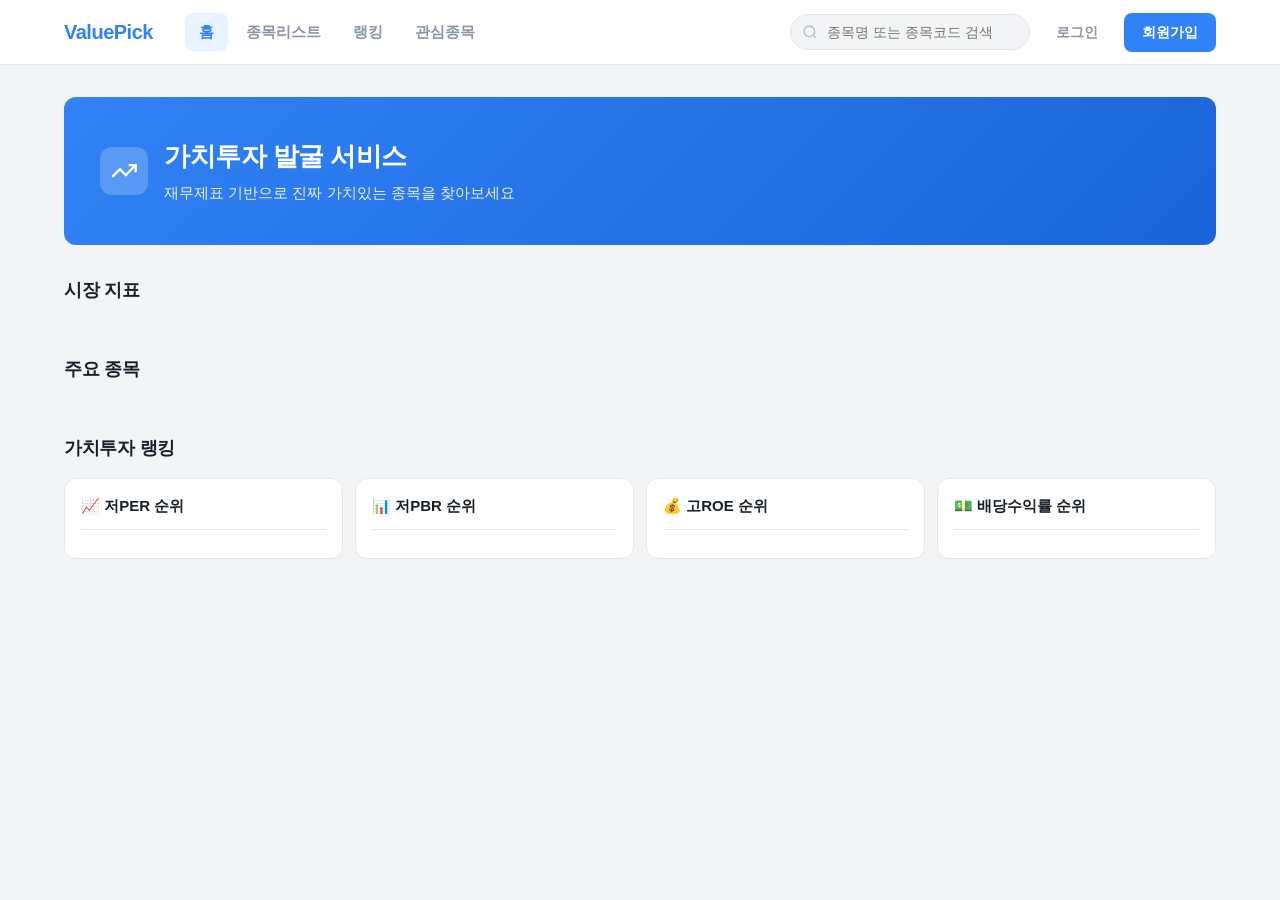
<file: front/index.html>
<!DOCTYPE html>
<html lang="ko">
<head>
  <meta charset="UTF-8" />
  <meta name="viewport" content="width=device-width, initial-scale=1.0" />
  <title>ValuePick — 가치투자 발굴 서비스</title>
  <link rel="stylesheet" href="css/common.css" />
  <link rel="stylesheet" href="css/home.css" />
</head>
<body>

<div id="header-placeholder"></div>

<main class="main">
  <section class="hero" aria-label="서비스 소개">
    <div class="hero-icon" aria-hidden="true">
      <svg width="28" height="28" fill="none" viewBox="0 0 24 24" stroke="#fff" stroke-width="2">
        <polyline points="22 7 13.5 15.5 8.5 10.5 2 17"/><polyline points="16 7 22 7 22 13"/>
      </svg>
    </div>
    <div>
      <h1>가치투자 발굴 서비스</h1>
      <p>재무제표 기반으로 진짜 가치있는 종목을 찾아보세요</p>
    </div>
  </section>

  <section class="market-section" aria-label="시장 지표">
    <h2 class="section-title">시장 지표</h2>
    <div class="market-grid" id="marketGrid"></div>
  </section>

  <section class="stocks-section" aria-label="주요 종목">
    <h2 class="section-title">주요 종목</h2>
    <div class="stocks-grid" id="stocksGrid"></div>
  </section>

  <section class="ranking-section" id="ranking" aria-label="랭킹">
    <h2 class="section-title">가치투자 랭킹</h2>
    <div class="ranking-grid">
      <div id="rankPer"></div>
      <div id="rankPbr"></div>
      <div id="rankRoe"></div>
      <div id="rankDiv"></div>
    </div>
  </section>
</main>

<script src="js/data.js"></script>
<script src="js/common.js"></script>
<script src="js/home.js"></script>
</body>
</html>
</file>
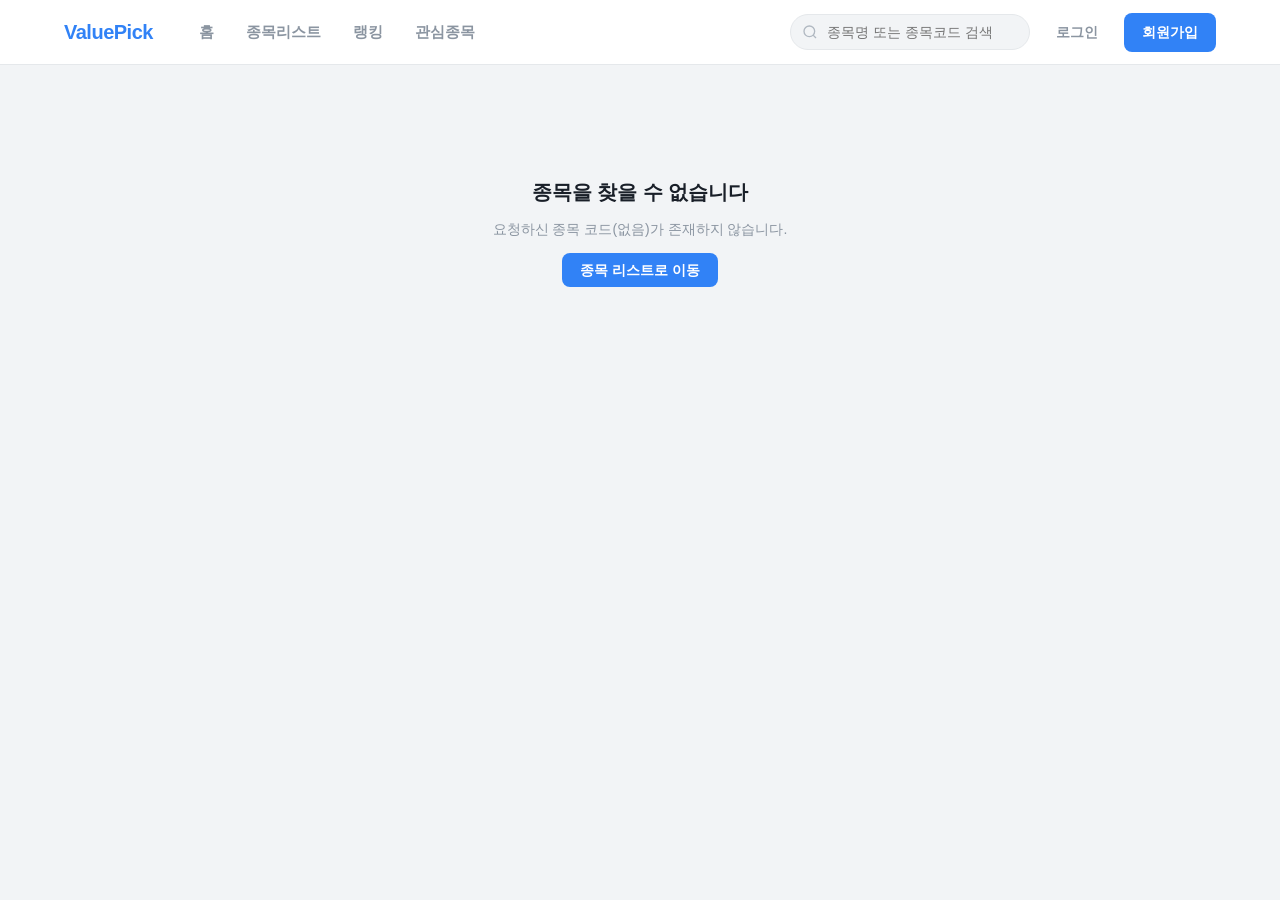
<file: front/detail.html>
<!DOCTYPE html>
<html lang="ko">
<head>
  <meta charset="UTF-8" />
  <meta name="viewport" content="width=device-width, initial-scale=1.0" />
  <title>종목 상세 — ValuePick</title>
  <link rel="stylesheet" href="css/common.css" />
  <link rel="stylesheet" href="css/detail.css" />
</head>
<body>

<div id="header-placeholder"></div>

<main class="main" id="detailMain">
  <div class="empty-state">로딩 중...</div>
</main>

<script src="js/data.js"></script>
<script src="js/common.js"></script>
<script src="js/detail.js"></script>
</body>
</html>
</file>
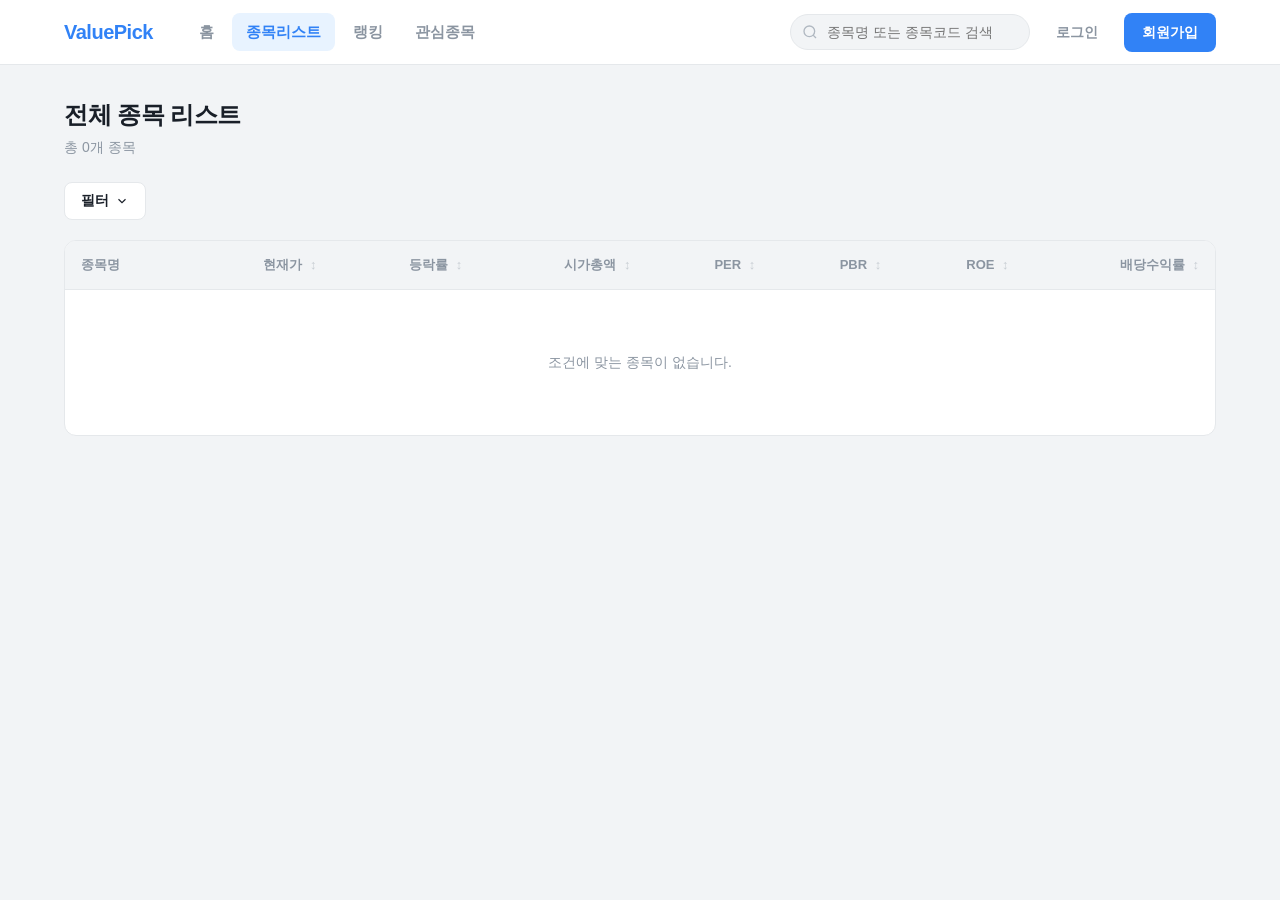
<file: front/list.html>
<!DOCTYPE html>
<html lang="ko">
<head>
  <meta charset="UTF-8" />
  <meta name="viewport" content="width=device-width, initial-scale=1.0" />
  <title>전체 종목 리스트 — ValuePick</title>
  <link rel="stylesheet" href="css/common.css" />
  <link rel="stylesheet" href="css/list.css" />
</head>
<body>

<div id="header-placeholder"></div>

<main class="main">
  <div class="page-header">
    <h1>전체 종목 리스트</h1>
    <p id="stockCount">총 8개 종목</p>
  </div>

  <div class="filter-bar">
    <button class="btn-filter" id="filterBtn" type="button">
      필터
      <svg width="14" height="14" fill="none" viewBox="0 0 24 24" stroke="currentColor" stroke-width="2"><polyline points="6 9 12 15 18 9"/></svg>
    </button>
    <button class="btn-reset-filter" id="resetFilterBtn" type="button" style="display:none">초기화</button>
  </div>

  <div class="filter-panel" id="filterPanel">
    <div class="filter-grid">
      <div class="filter-group">
        <label>PER</label>
        <div class="filter-range">
          <input type="number" id="perMin" placeholder="최소" min="0" step="0.1" />
          <span>~</span>
          <input type="number" id="perMax" placeholder="최대" min="0" step="0.1" />
        </div>
      </div>
      <div class="filter-group">
        <label>PBR</label>
        <div class="filter-range">
          <input type="number" id="pbrMin" placeholder="최소" min="0" step="0.1" />
          <span>~</span>
          <input type="number" id="pbrMax" placeholder="최대" min="0" step="0.1" />
        </div>
      </div>
      <div class="filter-group">
        <label>ROE (%)</label>
        <div class="filter-range">
          <input type="number" id="roeMin" placeholder="최소" min="0" step="0.1" />
          <span>~</span>
          <input type="number" id="roeMax" placeholder="최대" min="0" step="0.1" />
        </div>
      </div>
      <div class="filter-group">
        <label>배당수익률 (%)</label>
        <div class="filter-range">
          <input type="number" id="divMin" placeholder="최소" min="0" step="0.1" />
          <span>~</span>
          <input type="number" id="divMax" placeholder="최대" min="0" step="0.1" />
        </div>
      </div>
      <div class="filter-group">
        <label>시가총액 (억)</label>
        <div class="filter-range">
          <input type="number" id="capMin" placeholder="최소" min="0" step="1" />
          <span>~</span>
          <input type="number" id="capMax" placeholder="최대" min="0" step="1" />
        </div>
      </div>
    </div>
    <div class="filter-actions">
      <button class="btn-cancel" id="cancelFilter" type="button">닫기</button>
      <button class="btn-apply" id="applyFilter" type="button">적용</button>
    </div>
  </div>

  <div class="table-wrap">
    <table class="stock-table" aria-label="종목 목록">
      <thead>
        <tr>
          <th>종목명</th>
          <th data-sort="price">현재가 <span class="sort-icon">↕</span></th>
          <th data-sort="changeRate">등락률 <span class="sort-icon">↕</span></th>
          <th data-sort="marketCap">시가총액 <span class="sort-icon">↕</span></th>
          <th data-sort="per">PER <span class="sort-icon">↕</span></th>
          <th data-sort="pbr">PBR <span class="sort-icon">↕</span></th>
          <th data-sort="roe">ROE <span class="sort-icon">↕</span></th>
          <th data-sort="dividendYield">배당수익률 <span class="sort-icon">↕</span></th>
        </tr>
      </thead>
      <tbody id="tableBody"></tbody>
    </table>
  </div>

  <div class="card-list" id="cardList"></div>

  <div class="pagination" id="pagination"></div>
</main>

<script src="js/data.js"></script>
<script src="js/common.js"></script>
<script src="js/list.js"></script>
</body>
</html>
</file>
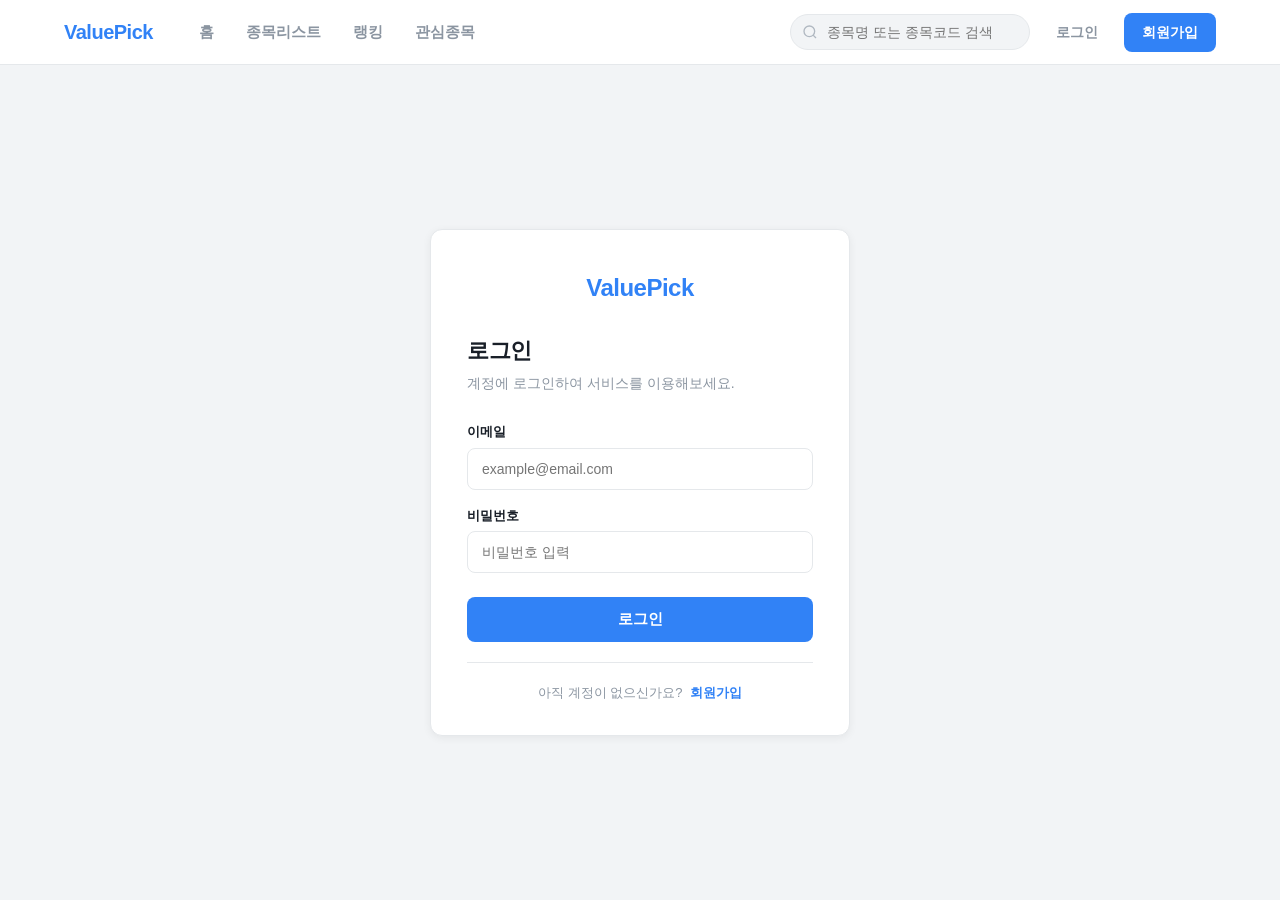
<file: front/login.html>
<!DOCTYPE html>
<html lang="ko">
<head>
  <meta charset="UTF-8" />
  <meta name="viewport" content="width=device-width, initial-scale=1.0" />
  <title>로그인 — ValuePick</title>
  <link rel="stylesheet" href="css/common.css" />
  <link rel="stylesheet" href="css/auth.css" />
</head>
<body class="auth-page" data-page="login">

<div id="header-placeholder"></div>

<div class="auth-wrap">
  <div class="auth-card">
    <div class="auth-brand">
      <a class="brand" href="index.html">ValuePick</a>
    </div>
    <h1 class="auth-title">로그인</h1>
    <p class="auth-desc">계정에 로그인하여 서비스를 이용해보세요.</p>

    <div class="alert" id="alertBox" role="alert" aria-live="polite"></div>

    <form id="loginForm" novalidate>
      <div class="form-group">
        <label class="form-label" for="email">이메일</label>
        <input class="form-input" type="email" id="email" name="email" placeholder="example@email.com" autocomplete="email" required />
      </div>
      <div class="form-group">
        <label class="form-label" for="password">비밀번호</label>
        <input class="form-input" type="password" id="password" name="password" placeholder="비밀번호 입력" autocomplete="current-password" required />
      </div>
      <button class="btn-submit" type="submit" id="submitBtn">로그인</button>
    </form>

    <div class="auth-footer">
      아직 계정이 없으신가요?
      <a href="register.html">회원가입</a>
    </div>
  </div>
</div>

<script src="js/data.js"></script>
<script src="js/common.js"></script>
<script src="js/auth.js"></script>
</body>
</html>
</file>
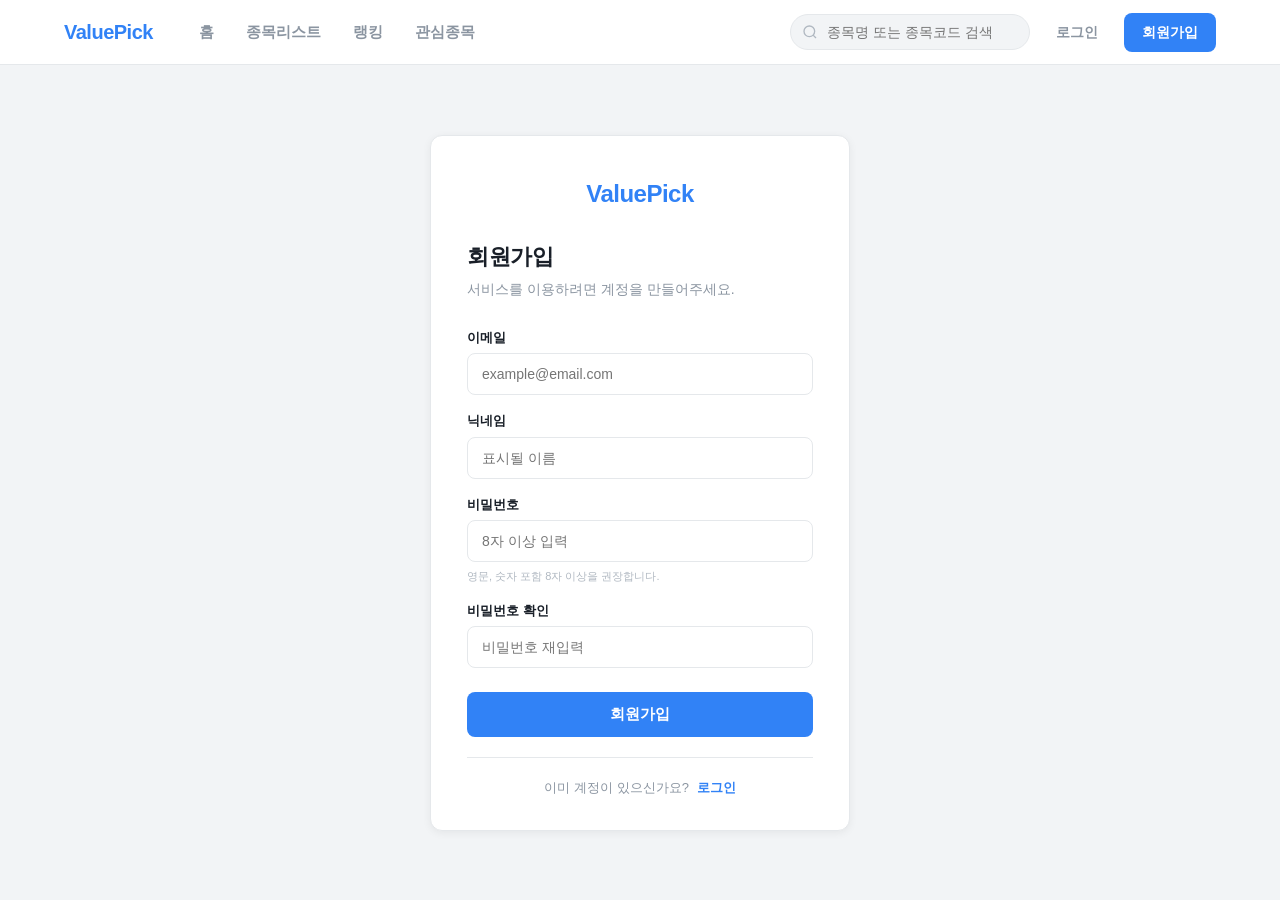
<file: front/register.html>
<!DOCTYPE html>
<html lang="ko">
<head>
  <meta charset="UTF-8" />
  <meta name="viewport" content="width=device-width, initial-scale=1.0" />
  <title>회원가입 — ValuePick</title>
  <link rel="stylesheet" href="css/common.css" />
  <link rel="stylesheet" href="css/auth.css" />
</head>
<body class="auth-page" data-page="register">

<div id="header-placeholder"></div>

<div class="auth-wrap">
  <div class="auth-card">
    <div class="auth-brand">
      <a class="brand" href="index.html">ValuePick</a>
    </div>
    <h1 class="auth-title">회원가입</h1>
    <p class="auth-desc">서비스를 이용하려면 계정을 만들어주세요.</p>

    <div class="alert" id="alertBox" role="alert" aria-live="polite"></div>

    <form id="registerForm" novalidate>
      <div class="form-group">
        <label class="form-label" for="email">이메일</label>
        <input class="form-input" type="email" id="email" name="email" placeholder="example@email.com" autocomplete="email" required />
        <span class="field-error" id="emailError" role="alert"></span>
      </div>
      <div class="form-group">
        <label class="form-label" for="nickname">닉네임</label>
        <input class="form-input" type="text" id="nickname" name="nickname" placeholder="표시될 이름" autocomplete="nickname" required />
        <span class="field-error" id="nicknameError" role="alert"></span>
      </div>
      <div class="form-group">
        <label class="form-label" for="password">비밀번호</label>
        <input class="form-input" type="password" id="password" name="password" placeholder="8자 이상 입력" autocomplete="new-password" required minlength="8" />
        <span class="password-hint">영문, 숫자 포함 8자 이상을 권장합니다.</span>
        <span class="field-error" id="passwordError" role="alert"></span>
      </div>
      <div class="form-group">
        <label class="form-label" for="passwordConfirm">비밀번호 확인</label>
        <input class="form-input" type="password" id="passwordConfirm" name="passwordConfirm" placeholder="비밀번호 재입력" autocomplete="new-password" required />
        <span class="field-error" id="passwordConfirmError" role="alert"></span>
      </div>
      <button class="btn-submit" type="submit" id="submitBtn">회원가입</button>
    </form>

    <div class="auth-footer">
      이미 계정이 있으신가요?
      <a href="login.html">로그인</a>
    </div>
  </div>
</div>

<script src="js/data.js"></script>
<script src="js/common.js"></script>
<script src="js/auth.js"></script>
</body>
</html>
</file>
<file: front/css/common.css>
/* common.css — ValuePick 공통 스타일 (Figma 디자인 기반) */

*, *::before, *::after {
  box-sizing: border-box;
  margin: 0;
  padding: 0;
}

:root {
  --primary: #3182f6;
  --primary-dark: #1b64da;
  --primary-light: #e8f3ff;
  --up: #f04452;
  --down: #3182f6;
  --bg: #f2f4f6;
  --surface: #ffffff;
  --border: #e5e8eb;
  --text-main: #191f28;
  --text-sub: #8b95a1;
  --text-muted: #b0b8c1;
  --radius: 12px;
  --radius-sm: 8px;
  --shadow: 0 2px 8px rgba(0, 0, 0, 0.06);
  --shadow-hover: 0 4px 16px rgba(0, 0, 0, 0.1);
  --header-h: 64px;
  --max-w: 1200px;
}

html {
  scroll-behavior: smooth;
}

body {
  font-family: 'Pretendard', 'Noto Sans KR', -apple-system, BlinkMacSystemFont, sans-serif;
  background: var(--bg);
  color: var(--text-main);
  font-size: 14px;
  line-height: 1.5;
  min-height: 100vh;
}

a {
  color: inherit;
  text-decoration: none;
}

button {
  font-family: inherit;
  cursor: pointer;
}

/* ── Header ── */
.header {
  background: var(--surface);
  border-bottom: 1px solid var(--border);
  position: sticky;
  top: 0;
  z-index: 100;
}

.header-inner {
  max-width: var(--max-w);
  margin: 0 auto;
  padding: 0 24px;
  height: var(--header-h);
  display: flex;
  align-items: center;
  gap: 32px;
}

.brand {
  font-size: 20px;
  font-weight: 800;
  color: var(--primary);
  letter-spacing: -0.5px;
  flex-shrink: 0;
}

.nav {
  display: flex;
  gap: 4px;
}

.nav-link {
  padding: 8px 14px;
  border-radius: var(--radius-sm);
  font-size: 15px;
  font-weight: 600;
  color: var(--text-sub);
  transition: color 0.15s, background 0.15s;
}

.nav-link:hover {
  color: var(--text-main);
  background: var(--bg);
}

.nav-link.active {
  color: var(--primary);
  background: var(--primary-light);
}

.header-right {
  margin-left: auto;
  display: flex;
  align-items: center;
  gap: 12px;
}

.search-wrap {
  position: relative;
  display: flex;
  align-items: center;
}

.search-wrap svg {
  position: absolute;
  left: 12px;
  color: var(--text-muted);
  pointer-events: none;
}

.search-input {
  width: 240px;
  padding: 9px 12px 9px 36px;
  border: 1px solid var(--border);
  border-radius: 20px;
  font-size: 14px;
  outline: none;
  background: var(--bg);
  transition: border-color 0.15s, box-shadow 0.15s;
}

.search-input:focus {
  border-color: var(--primary);
  box-shadow: 0 0 0 3px rgba(49, 130, 246, 0.12);
  background: var(--surface);
}

.btn-text {
  padding: 8px 14px;
  border: none;
  background: none;
  font-size: 14px;
  font-weight: 600;
  color: var(--text-sub);
  border-radius: var(--radius-sm);
  transition: color 0.15s, background 0.15s;
}

.btn-text:hover {
  color: var(--text-main);
  background: var(--bg);
}

.btn-primary {
  padding: 9px 18px;
  background: var(--primary);
  color: #fff;
  border: none;
  border-radius: var(--radius-sm);
  font-size: 14px;
  font-weight: 700;
  transition: background 0.15s;
}

.btn-primary:hover {
  background: var(--primary-dark);
}

/* ── Main ── */
.main {
  max-width: var(--max-w);
  margin: 0 auto;
  padding: 32px 24px 64px;
}

/* ── Section ── */
.section-title {
  font-size: 18px;
  font-weight: 700;
  color: var(--text-main);
  margin-bottom: 16px;
  letter-spacing: -0.3px;
}

/* ── Stock card (shared) ── */
.stock-card {
  background: var(--surface);
  border: 1px solid var(--border);
  border-radius: var(--radius);
  padding: 20px;
  cursor: pointer;
  transition: box-shadow 0.2s, border-color 0.2s, transform 0.15s;
}

.stock-card:hover {
  box-shadow: var(--shadow-hover);
  border-color: #d1d6db;
  transform: translateY(-1px);
}

.stock-card-header {
  display: flex;
  justify-content: space-between;
  align-items: flex-start;
  margin-bottom: 16px;
}

.stock-name {
  font-size: 16px;
  font-weight: 700;
  color: var(--text-main);
  margin-bottom: 2px;
}

.stock-code {
  font-size: 13px;
  color: var(--text-sub);
}

.stock-price-wrap {
  text-align: right;
}

.stock-price {
  font-size: 16px;
  font-weight: 700;
}

.stock-change {
  font-size: 13px;
  font-weight: 600;
}

.stock-change.up { color: var(--up); }
.stock-change.down { color: var(--down); }

.stock-metrics {
  display: grid;
  grid-template-columns: repeat(5, 1fr);
  gap: 8px;
}

.metric-item {
  text-align: center;
}

.metric-label {
  font-size: 11px;
  color: var(--text-sub);
  margin-bottom: 4px;
}

.metric-value {
  font-size: 13px;
  font-weight: 600;
  color: var(--text-main);
}

/* ── Ranking list ── */
.rank-item {
  display: flex;
  align-items: center;
  justify-content: space-between;
  padding: 10px 12px;
  border-radius: var(--radius-sm);
  cursor: pointer;
  transition: background 0.15s;
}

.rank-item:hover {
  background: var(--bg);
}

.rank-left {
  display: flex;
  align-items: center;
  gap: 10px;
}

.rank-num {
  width: 22px;
  height: 22px;
  border-radius: 6px;
  background: var(--bg);
  font-size: 12px;
  font-weight: 700;
  color: var(--text-sub);
  display: flex;
  align-items: center;
  justify-content: center;
  flex-shrink: 0;
}

.rank-num.top3 {
  background: var(--primary-light);
  color: var(--primary);
}

.rank-name {
  font-size: 14px;
  font-weight: 600;
}

.rank-code {
  font-size: 12px;
  color: var(--text-sub);
}

.rank-right {
  text-align: right;
}

.rank-value {
  font-size: 14px;
  font-weight: 700;
}

/* ── Utility ── */
.up { color: var(--up); }
.down { color: var(--down); }

.empty-state {
  text-align: center;
  padding: 48px 24px;
  color: var(--text-sub);
}

/* ── Mobile nav toggle ── */
.menu-toggle {
  display: none;
  padding: 8px;
  border: none;
  background: none;
  color: var(--text-main);
}

/* ── Responsive ── */
@media (max-width: 1024px) {
  .search-input { width: 180px; }
  .stock-metrics { grid-template-columns: repeat(3, 1fr); }
}

@media (max-width: 768px) {
  .header-inner { gap: 12px; padding: 0 16px; }
  .nav { display: none; }
  .nav.open {
    display: flex;
    flex-direction: column;
    position: absolute;
    top: var(--header-h);
    left: 0;
    right: 0;
    background: var(--surface);
    border-bottom: 1px solid var(--border);
    padding: 12px 16px;
    gap: 4px;
  }
  .menu-toggle { display: block; }
  .search-wrap { flex: 1; }
  .search-input { width: 100%; }
  .main { padding: 20px 16px 48px; }
  .stock-metrics { grid-template-columns: repeat(2, 1fr); }
}

@media (max-width: 480px) {
  .header-right .btn-text { display: none; }
}
</file>
<file: front/css/home.css>
/* home.css — 홈 페이지 */

.hero {
  background: linear-gradient(135deg, #3182f6 0%, #1b64da 100%);
  border-radius: var(--radius);
  padding: 40px 36px;
  color: #fff;
  margin-bottom: 32px;
  display: flex;
  align-items: center;
  gap: 16px;
}

.hero-icon {
  width: 48px;
  height: 48px;
  background: rgba(255, 255, 255, 0.2);
  border-radius: 12px;
  display: flex;
  align-items: center;
  justify-content: center;
  flex-shrink: 0;
}

.hero h1 {
  font-size: 26px;
  font-weight: 800;
  letter-spacing: -0.5px;
  margin-bottom: 6px;
}

.hero p {
  font-size: 15px;
  opacity: 0.9;
}

/* 시장 지표 */
.market-section {
  margin-bottom: 36px;
}

.market-grid {
  display: grid;
  grid-template-columns: repeat(4, 1fr);
  gap: 12px;
}

.market-card {
  background: var(--surface);
  border: 1px solid var(--border);
  border-radius: var(--radius);
  padding: 20px;
}

.market-name {
  font-size: 13px;
  color: var(--text-sub);
  margin-bottom: 8px;
  font-weight: 600;
}

.market-value {
  font-size: 22px;
  font-weight: 800;
  letter-spacing: -0.5px;
  margin-bottom: 4px;
}

.market-change {
  font-size: 13px;
  font-weight: 600;
}

/* 주요 종목 */
.stocks-section {
  margin-bottom: 36px;
}

.stocks-grid {
  display: grid;
  grid-template-columns: repeat(2, 1fr);
  gap: 12px;
}

/* 랭킹 */
.ranking-section {
  scroll-margin-top: calc(var(--header-h) + 16px);
}

.ranking-grid {
  display: grid;
  grid-template-columns: repeat(4, 1fr);
  gap: 12px;
}

.ranking-card {
  background: var(--surface);
  border: 1px solid var(--border);
  border-radius: var(--radius);
  padding: 16px;
}

.ranking-card h3 {
  font-size: 15px;
  font-weight: 700;
  margin-bottom: 12px;
  padding-bottom: 12px;
  border-bottom: 1px solid var(--border);
}

@media (max-width: 1024px) {
  .market-grid { grid-template-columns: repeat(2, 1fr); }
  .ranking-grid { grid-template-columns: repeat(2, 1fr); }
}

@media (max-width: 768px) {
  .hero { padding: 28px 24px; }
  .hero h1 { font-size: 22px; }
  .stocks-grid { grid-template-columns: 1fr; }
  .ranking-grid { grid-template-columns: 1fr; }
}

@media (max-width: 480px) {
  .market-grid { grid-template-columns: 1fr; }
}
</file>
<file: front/css/detail.css>
/* detail.css — 종목 상세 페이지 */

.back-btn {
  display: inline-flex;
  align-items: center;
  gap: 6px;
  padding: 8px 0;
  margin-bottom: 20px;
  border: none;
  background: none;
  font-size: 14px;
  font-weight: 600;
  color: var(--text-sub);
  transition: color 0.15s;
}

.back-btn:hover {
  color: var(--primary);
}

/* 요약 카드 */
.summary-card {
  background: var(--surface);
  border: 1px solid var(--border);
  border-radius: var(--radius);
  padding: 28px;
  margin-bottom: 24px;
}

.summary-top {
  display: flex;
  justify-content: space-between;
  align-items: flex-start;
  margin-bottom: 24px;
  flex-wrap: wrap;
  gap: 16px;
}

.summary-title h1 {
  font-size: 28px;
  font-weight: 800;
  letter-spacing: -0.5px;
  margin-bottom: 4px;
}

.summary-title .code {
  font-size: 15px;
  color: var(--text-sub);
}

.summary-price .price {
  font-size: 32px;
  font-weight: 800;
  letter-spacing: -1px;
}

.summary-price .change-row {
  display: flex;
  align-items: center;
  gap: 4px;
  font-size: 15px;
  font-weight: 600;
  margin-top: 4px;
  justify-content: flex-end;
}

.summary-metrics {
  display: grid;
  grid-template-columns: repeat(6, 1fr);
  gap: 16px;
  padding-top: 24px;
  border-top: 1px solid var(--border);
}

.summary-metric .label {
  font-size: 13px;
  color: var(--text-sub);
  margin-bottom: 6px;
}

.summary-metric .value {
  font-size: 18px;
  font-weight: 700;
}

/* 차트 섹션 */
.chart-section {
  background: var(--surface);
  border: 1px solid var(--border);
  border-radius: var(--radius);
  padding: 24px;
  margin-bottom: 24px;
}

.chart-section h2 {
  font-size: 18px;
  font-weight: 700;
  margin-bottom: 20px;
}

.chart-legend {
  display: flex;
  gap: 20px;
  margin-bottom: 16px;
  flex-wrap: wrap;
}

.legend-item {
  display: flex;
  align-items: center;
  gap: 6px;
  font-size: 13px;
  color: var(--text-sub);
}

.legend-dot {
  width: 10px;
  height: 10px;
  border-radius: 50%;
}

.chart-canvas {
  width: 100%;
  height: 280px;
}

/* 재무제표 */
.financial-section {
  background: var(--surface);
  border: 1px solid var(--border);
  border-radius: var(--radius);
  padding: 24px;
}

.financial-section > h2 {
  font-size: 18px;
  font-weight: 700;
  margin-bottom: 24px;
}

.financial-block {
  margin-bottom: 32px;
}

.financial-block:last-child {
  margin-bottom: 0;
}

.financial-block h3 {
  font-size: 15px;
  font-weight: 700;
  color: var(--primary);
  margin-bottom: 16px;
}

.info-grid {
  display: grid;
  grid-template-columns: repeat(3, 1fr);
  gap: 12px;
}

.info-card {
  background: var(--bg);
  border-radius: var(--radius-sm);
  padding: 16px;
}

.info-card .label {
  font-size: 12px;
  color: var(--text-sub);
  margin-bottom: 6px;
}

.info-card .value {
  font-size: 16px;
  font-weight: 700;
}

.indicator-grid {
  display: grid;
  grid-template-columns: repeat(4, 1fr);
  gap: 12px;
}

.indicator-card {
  background: var(--bg);
  border-radius: var(--radius-sm);
  padding: 16px;
}

.indicator-card .label {
  font-size: 12px;
  color: var(--text-sub);
  margin-bottom: 6px;
}

.indicator-card .value {
  font-size: 20px;
  font-weight: 800;
  margin-bottom: 4px;
}

.indicator-card .hint {
  font-size: 11px;
  color: var(--text-muted);
}

/* 테이블 */
.data-table-wrap {
  overflow-x: auto;
  margin-top: 16px;
}

.data-table {
  width: 100%;
  border-collapse: collapse;
  font-size: 13px;
}

.data-table th,
.data-table td {
  padding: 10px 14px;
  border: 1px solid var(--border);
  text-align: right;
}

.data-table th {
  background: var(--bg);
  font-weight: 600;
  color: var(--text-sub);
}

.data-table th:first-child,
.data-table td:first-child {
  text-align: left;
  font-weight: 600;
  background: var(--bg);
}

/* 탭 */
.tab-header {
  display: flex;
  gap: 4px;
  margin-bottom: 16px;
  border-bottom: 1px solid var(--border);
}

.tab-btn {
  padding: 10px 18px;
  border: none;
  background: none;
  font-size: 14px;
  font-weight: 600;
  color: var(--text-sub);
  border-bottom: 2px solid transparent;
  margin-bottom: -1px;
  transition: color 0.15s, border-color 0.15s;
}

.tab-btn.active {
  color: var(--primary);
  border-bottom-color: var(--primary);
}

.tab-panel {
  display: none;
}

.tab-panel.active {
  display: block;
}

.not-found {
  text-align: center;
  padding: 80px 24px;
}

.not-found h2 {
  font-size: 20px;
  margin-bottom: 12px;
}

@media (max-width: 1024px) {
  .summary-metrics { grid-template-columns: repeat(3, 1fr); }
  .indicator-grid { grid-template-columns: repeat(2, 1fr); }
}

@media (max-width: 768px) {
  .summary-top { flex-direction: column; }
  .summary-price .change-row { justify-content: flex-start; }
  .summary-metrics { grid-template-columns: repeat(2, 1fr); }
  .info-grid { grid-template-columns: 1fr; }
}
</file>
<file: front/css/list.css>
/* list.css — 종목 리스트 페이지 */

.page-header {
  margin-bottom: 24px;
}

.page-header h1 {
  font-size: 24px;
  font-weight: 800;
  letter-spacing: -0.5px;
  margin-bottom: 4px;
}

.page-header p {
  font-size: 14px;
  color: var(--text-sub);
}

/* 필터 */
.filter-bar {
  display: flex;
  align-items: center;
  gap: 12px;
  margin-bottom: 20px;
  flex-wrap: wrap;
}

.btn-filter {
  display: inline-flex;
  align-items: center;
  gap: 6px;
  padding: 9px 16px;
  background: var(--surface);
  border: 1px solid var(--border);
  border-radius: var(--radius-sm);
  font-size: 14px;
  font-weight: 600;
  color: var(--text-main);
  transition: border-color 0.15s, background 0.15s;
}

.btn-filter:hover,
.btn-filter.active {
  border-color: var(--primary);
  color: var(--primary);
  background: var(--primary-light);
}

.btn-filter svg {
  transition: transform 0.2s;
}

.btn-filter.open svg {
  transform: rotate(180deg);
}

.btn-reset-filter {
  padding: 9px 14px;
  background: none;
  border: none;
  font-size: 13px;
  font-weight: 600;
  color: var(--text-sub);
}

.btn-reset-filter:hover {
  color: var(--up);
}

.filter-panel {
  display: none;
  background: var(--surface);
  border: 1px solid var(--border);
  border-radius: var(--radius);
  padding: 20px;
  margin-bottom: 20px;
}

.filter-panel.open {
  display: block;
}

.filter-grid {
  display: grid;
  grid-template-columns: repeat(3, 1fr);
  gap: 16px;
}

.filter-group label {
  display: block;
  font-size: 13px;
  font-weight: 600;
  color: var(--text-main);
  margin-bottom: 8px;
}

.filter-range {
  display: flex;
  align-items: center;
  gap: 8px;
}

.filter-range input {
  flex: 1;
  padding: 8px 12px;
  border: 1px solid var(--border);
  border-radius: var(--radius-sm);
  font-size: 14px;
  outline: none;
  min-width: 0;
}

.filter-range input:focus {
  border-color: var(--primary);
}

.filter-range span {
  color: var(--text-muted);
  flex-shrink: 0;
}

.filter-actions {
  display: flex;
  justify-content: flex-end;
  gap: 8px;
  margin-top: 16px;
  padding-top: 16px;
  border-top: 1px solid var(--border);
}

.btn-apply {
  padding: 9px 20px;
  background: var(--primary);
  color: #fff;
  border: none;
  border-radius: var(--radius-sm);
  font-size: 14px;
  font-weight: 700;
}

.btn-apply:hover {
  background: var(--primary-dark);
}

.btn-cancel {
  padding: 9px 16px;
  background: var(--bg);
  border: 1px solid var(--border);
  border-radius: var(--radius-sm);
  font-size: 14px;
  font-weight: 600;
  color: var(--text-sub);
}

/* 카드 리스트 (모바일) */
.card-list {
  display: none;
  flex-direction: column;
  gap: 12px;
}

/* 테이블 (데스크톱) */
.table-wrap {
  background: var(--surface);
  border: 1px solid var(--border);
  border-radius: var(--radius);
  overflow: hidden;
}

.stock-table {
  width: 100%;
  border-collapse: collapse;
}

.stock-table th,
.stock-table td {
  padding: 14px 16px;
  text-align: right;
  border-bottom: 1px solid var(--border);
  font-size: 14px;
}

.stock-table th:first-child,
.stock-table td:first-child {
  text-align: left;
}

.stock-table th {
  background: var(--bg);
  font-size: 13px;
  font-weight: 600;
  color: var(--text-sub);
  cursor: pointer;
  user-select: none;
  white-space: nowrap;
}

.stock-table th:hover {
  color: var(--primary);
}

.stock-table th .sort-icon {
  margin-left: 4px;
  opacity: 0.4;
}

.stock-table th.sorted .sort-icon {
  opacity: 1;
  color: var(--primary);
}

.stock-table tbody tr {
  cursor: pointer;
  transition: background 0.12s;
}

.stock-table tbody tr:hover {
  background: var(--primary-light);
}

.stock-table tbody tr:last-child td {
  border-bottom: none;
}

.td-name {
  font-weight: 700;
}

.td-code {
  font-size: 12px;
  color: var(--text-sub);
  margin-top: 2px;
}

@media (max-width: 768px) {
  .table-wrap { display: none; }
  .card-list { display: flex; }
  .filter-grid { grid-template-columns: 1fr; }
}

@media (min-width: 769px) {
  .card-list { display: none !important; }
}

/* 페이징 */
.pagination {
  display: flex;
  justify-content: center;
  gap: 6px;
  padding: 24px 0;
}

.page-btn {
  padding: 6px 12px;
  border: 1px solid var(--border);
  border-radius: 6px;
  background: var(--bg-card);
  cursor: pointer;
  font-size: 14px;
}

.page-btn.active {
  background: var(--primary, #3182f6);
  color: #fff;
  border-color: var(--primary, #3182f6);
}
</file>
<file: front/css/auth.css>
/* auth.css — 로그인/회원가입 (ValuePick 스타일) */

body.auth-page {
  display: flex;
  flex-direction: column;
  min-height: 100vh;
}

.auth-wrap {
  flex: 1;
  display: flex;
  align-items: center;
  justify-content: center;
  padding: 40px 24px;
}

.auth-card {
  width: 100%;
  max-width: 420px;
  background: var(--surface);
  border: 1px solid var(--border);
  border-radius: var(--radius);
  box-shadow: var(--shadow);
  padding: 40px 36px 32px;
}

.auth-brand {
  text-align: center;
  margin-bottom: 28px;
}

.auth-brand .brand {
  font-size: 24px;
}

.auth-title {
  font-size: 22px;
  font-weight: 800;
  letter-spacing: -0.5px;
  margin-bottom: 6px;
}

.auth-desc {
  font-size: 14px;
  color: var(--text-sub);
  margin-bottom: 28px;
}

.form-group {
  display: flex;
  flex-direction: column;
  gap: 6px;
  margin-bottom: 16px;
}

.form-label {
  font-size: 13px;
  font-weight: 600;
}

.form-input {
  width: 100%;
  padding: 12px 14px;
  border: 1px solid var(--border);
  border-radius: var(--radius-sm);
  font-size: 14px;
  outline: none;
  transition: border-color 0.15s, box-shadow 0.15s;
}

.form-input:focus {
  border-color: var(--primary);
  box-shadow: 0 0 0 3px rgba(49, 130, 246, 0.12);
}

.form-input.error {
  border-color: var(--up);
}

.field-error {
  font-size: 12px;
  color: var(--up);
  display: none;
}

.field-error.visible {
  display: block;
}

.password-hint {
  font-size: 11px;
  color: var(--text-muted);
}

.btn-submit {
  width: 100%;
  padding: 13px;
  background: var(--primary);
  color: #fff;
  border: none;
  border-radius: var(--radius-sm);
  font-size: 15px;
  font-weight: 700;
  margin-top: 8px;
  margin-bottom: 20px;
  transition: background 0.15s, opacity 0.15s;
}

.btn-submit:hover {
  background: var(--primary-dark);
}

.btn-submit:disabled {
  opacity: 0.6;
  cursor: not-allowed;
}

.alert {
  padding: 12px 14px;
  border-radius: var(--radius-sm);
  font-size: 13px;
  font-weight: 500;
  margin-bottom: 16px;
  display: none;
}

.alert.visible {
  display: block;
}

.alert-error {
  background: #fff0f1;
  border: 1px solid #ffcfcf;
  color: var(--up);
}

.alert-success {
  background: #e8faf0;
  border: 1px solid #b8f0d0;
  color: #00a854;
}

.auth-footer {
  text-align: center;
  font-size: 13px;
  color: var(--text-sub);
  border-top: 1px solid var(--border);
  padding-top: 20px;
}

.auth-footer a {
  color: var(--primary);
  font-weight: 600;
  margin-left: 4px;
}

.auth-footer a:hover {
  text-decoration: underline;
}

@media (max-width: 480px) {
  .auth-card { padding: 28px 20px 24px; }
}
</file>
